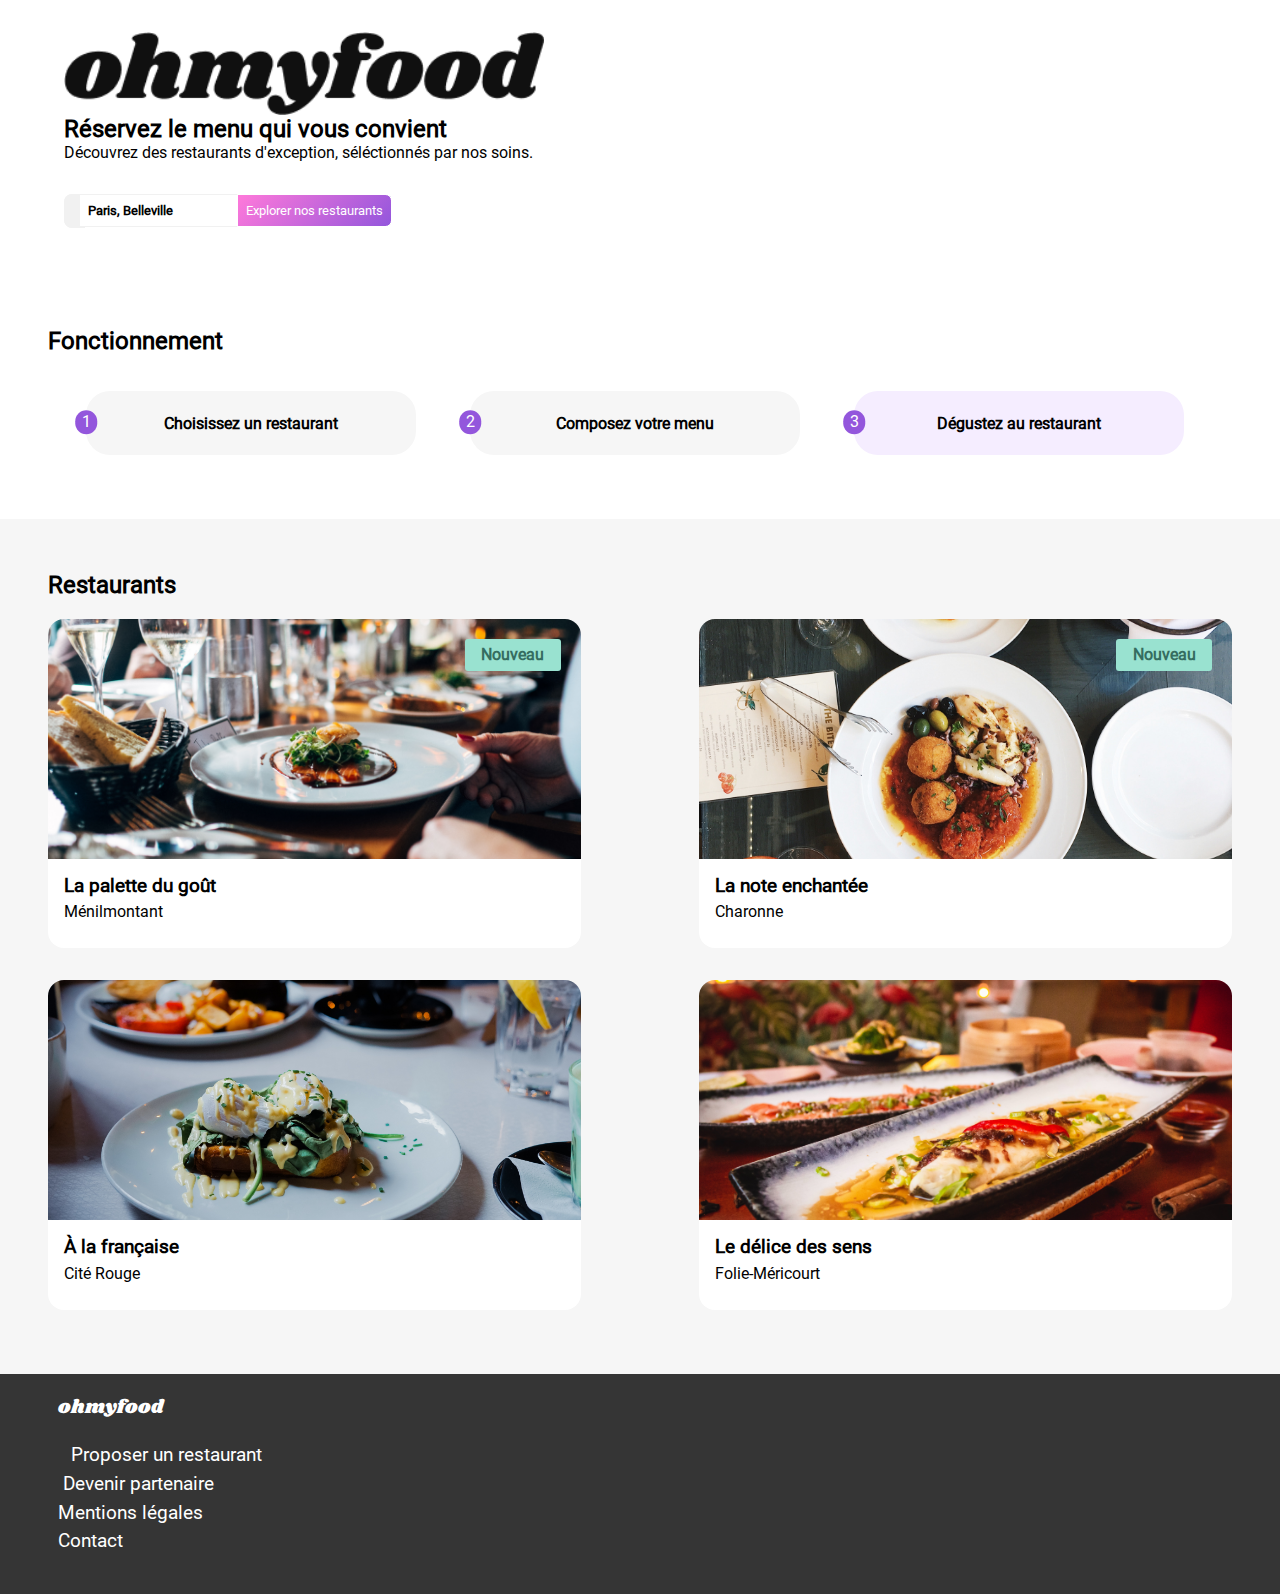
<file: public/index.html>
<!DOCTYPE html>
<html lang="fr">
    <head>
        <meta charset="UTF-8" />
        <meta name="viewport" content="width=device-width">
        <link rel="stylesheet" href="../sass/main.css" />
        <link rel="stylesheet" href="https://use.fontawesome.com/releases/v5.15.3/css/all.css" integrity="sha384-SZXxX4whJ79/gErwcOYf+zWLeJdY/qpuqC4cAa9rOGUstPomtqpuNWT9wdPEn2fk" crossorigin="anonymous">
        <title>Ohmyfood</title>
    </head>
    <body>

        <header>

            <!--logo ohmyfood haut de page-->
            <a href="index.html"><img src="Maquettes_Ohmyfood/images/logo/ohmyfood.png" alt="logo ohmyfood" class="logo_header"></a>
            <!--localisation haut de page-->
            <div id="location">
                <i class="fas fa-map-marker-alt"></i>
                <div class="location_text">Paris, Belleville</div>
            </div>
            <!--slogan du site et bouton redirection vers restaurants-->
            <div class=slogan_and_search>
                <!--slogan du site-->
                <div id="slogan">
                    <h1>Réservez le menu qui vous convient</h1>
                    <div class="slogan2">Découvrez des restaurants d'exception, séléctionnés par nos soins.</div>
                </div>
                <!--bouton redirection vers restaurants-->
                <a href="#section_restaurants" id="search">Explorer nos restaurants</a>

                <!--barre de recherche-->
                <form method="post" action="#">
                    <label class="logo_localisation"><i class="fas fa-map-marker-alt"></i></label>
                    <input class="localisation" type="search" name="ville" placeholder="Paris, Belleville" />
                    <input class="rechercher" type="submit" value="Explorer nos restaurants" />
                </form>
            </div>

        </header>

        <main>

            <!--section fonctionnement-->
            <section id="usage">
                <h2>Fonctionnement</h2>
                <!--étapes de fonctionnement-->
                <div id="usage_step">
                    <!--étape 1 - choisissez un restaurant-->
                    <div class="step">
                        <div class="step_number">1</div>
                        <div class="step_description">
                            <div class="step_logo">
                                <i class="fas fa-mobile-alt"></i>
                            </div>
                            <div class="step_text">Choisissez un restaurant</div>    
                            <div class="blank"></div>
                        </div>
                    </div>
                    <!--étape 2 - composez votre menu-->
                    <div class="step">
                        <div class="step_number">2</div>
                        <div class="step_description">
                            <div class="step2_logo">
                                <i class="fas fa-ellipsis-v"></i>
                                <i class="fas fa-bars"></i>
                            </div>
                            <div class="step_text">Composez votre menu</div>
                            <div class="blank"></div>
                        </div>
                    </div>
                    <!--étape 3 - dégustez au restaurant-->
                    <div class="step">
                        <div class="step_number">3</div>
                        <div class="step_description step3">
                            <div class="step_logo">
                                <i class="fas fa-store"></i>
                            </div>
                            <div class="step_text">Dégustez au restaurant</div>
                            <div class="blank"></div>
                        </div>
                    </div>
                </div>
            </section>

            <!--section restaurants-->
            <section id="section_restaurants">
                <h2>Restaurants</h2>
                <!--liste des restaurants-->
                <div class="restaurants">

                <!--La palette du goût-->
                <div class="restaurant"><a href="page2.html" id="la_palette_du_gout">
                    <div class="bloc_img">
                        <img src="Maquettes_Ohmyfood/images/restaurants/jay-wennington-N_Y88TWmGwA-unsplash.jpg" alt="La palette du goût" class="restaurant_img">
                        <div class="new">Nouveau</div>
                    </div>
                    <div class="bloc_txt">
                        <div class="restaurant_name">
                            <h3>La palette du goût</h3>
                            <p>Ménilmontant</p>
                        </div>
                        <div class="heart">
                            <i class="far fa-heart"></i>
                            <i class="fas fa-heart"></i>
                        </div>
                    </div>
                </a></div>
                <!--La note enchantée-->
                <div class="restaurant"><a href="page3.html" id="la_note_enchantee">
                    <div class="bloc_img">
                        <img src="Maquettes_Ohmyfood/images/restaurants/stil-u2Lp8tXIcjw-unsplash.jpg" alt="La note enchantée" class="restaurant_img">
                        <div class="new">Nouveau</div>
                    </div>
                    <div class="bloc_txt">
                        <div class="restaurant_name">
                            <h3>La note enchantée</h3>
                            <p>Charonne</p>
                        </div>
                        <div class="heart">
                            <i class="far fa-heart"></i>
                            <i class="fas fa-heart"></i>
                        </div>
                    </div>
                </a></div>
                <!--À la française-->
                <div class="restaurant"><a href="page4.html" id="a_la_francaise">
                    <div class="bloc_img">
                        <img src="Maquettes_Ohmyfood/images/restaurants/toa-heftiba-DQKerTsQwi0-unsplash.jpg" alt="À la française" class="restaurant_img">
                    </div>
                    <div class="bloc_txt">
                        <div class="restaurant_name">
                            <h3>À la française</h3>
                            <p>Cité Rouge</p>
                        </div>
                        <div class="heart">
                            <i class="far fa-heart"></i>
                            <i class="fas fa-heart"></i>
                        </div>
                    </div>
                </a></div>
                <!--Le délice des sens-->
                <div class="restaurant"><a href="page5.html" id="le_delice_des_sens">
                    <div class="bloc_img">
                        <img src="Maquettes_Ohmyfood/images/restaurants/louis-hansel-shotsoflouis-qNBGVyOCY8Q-unsplash.jpg" alt="Le délice des sens" class="restaurant_img">
                    </div>
                    <div class="bloc_txt">
                        <div class="restaurant_name">
                            <h3>Le délice des sens</h3>
                            <p>Folie-Méricourt</p>
                        </div>
                        <div class="heart">
                            <i class="far fa-heart"></i>
                            <i class="fas fa-heart"></i>
                        </div>
                    </div>
                </a></div>  
                
                </div>
            </section>


        </main>

        <footer>

            <!--logo ohmyfood footer-->
            <div class="logo_footer">
                ohmyfood
            </div>
            <!--liste footer-->
            <ul>
                <!--proposer un restaurant-->
                <li>
                    <a href="#" class="footer_link"><i class="fas fa-utensils"></i>Proposer un restaurant</a>
                </li>
                <!--devenir partenaire-->
                <li>
                    <a href="#" class="footer_link"><i class="fas fa-handshake"></i>Devenir partenaire</a>
                </li>
                <!--mentions légales-->
                <li>
                    <a href="#" class="footer_link">Mentions légales</a>
                </li>
                <!--Contact-->
                <li>
                    <a href="#" class="footer_link">Contact</a>
                </li>
            </ul>

        </footer>

    </body>
</file>
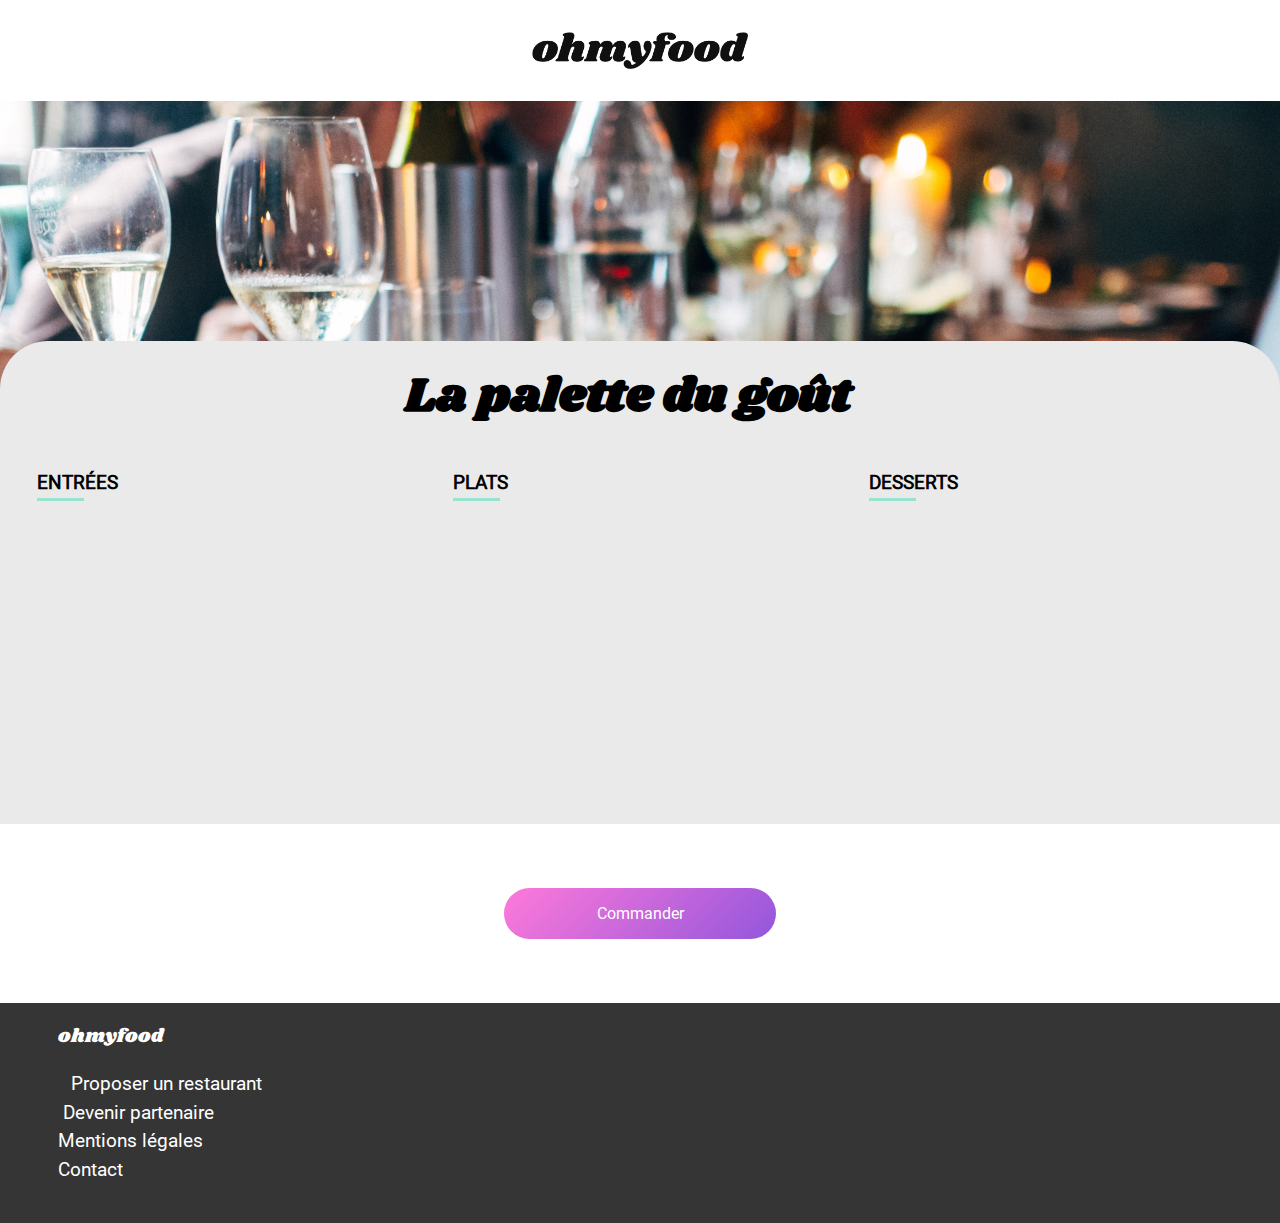
<file: public/page2.html>
<!DOCTYPE html>
<html lang="fr">
    <head>
        <meta charset="UTF-8" />
        <meta name="viewport" content="width=device-width">
        <link rel="stylesheet" href="../sass/main.css" />
        <link rel="stylesheet" href="https://use.fontawesome.com/releases/v5.15.3/css/all.css" integrity="sha384-SZXxX4whJ79/gErwcOYf+zWLeJdY/qpuqC4cAa9rOGUstPomtqpuNWT9wdPEn2fk" crossorigin="anonymous">
        <title>Ohmyfood</title>
    </head>
    <body>

        <header>

            <!--bouton retour en arrière + logo Ohmyfood-->
            <div class="header2">
                <a href="index.html" class="backbutton"><i class="fas fa-arrow-left"></i></a>
                <a href="index.html"><img src="Maquettes_Ohmyfood/images/logo/ohmyfood.png" alt="logo Ohmyfood" class="logo_header2"></a>
                <div class="blank2"></div>
            </div>

        </header>

        <main>   

        <div class="imgandmain">

            <!--image de fond restaurant-->
            <div class="backgroundimg1"></div>

            <!--div ENTREES + PLATS + DESSERTS-->
            <div class="main2">

                <!--nom du restaurant + ajouter aux favoris-->
                <div class="restaurant_name">
                    <h2>La palette du goût</h2>
                    <div class="heart">
                        <i class="far fa-heart"></i>
                        <i class="fas fa-heart"></i>
                    </div>
                </div> 

                <div class="div_menus">
                <!--carte des entrées-->
                <div class="menu_category">
                    <h3>ENTRÉES</h3>
                    <!--div contenant les entrées-->
                    <div class="sub_category">

                        <!--entrée 1-->
                        <a href="#" class="menu_choice fadein1">
                            <div class="dishandprice">
                                <!--nom de l'entrée-->
                                <div class="dish">
                                    <h4>Fricassée d'escargot</h4>
                                    Au piment d'espelette                            
                                </div>
                                <!--prix-->
                                <div class="price">25€</div>
                            </div>
                            <!--animation: valider-->
                            <div class="check_animation">
                                <i class="fas fa-check-circle"></i>
                            </div>
                        </a>

                        <!--entrée 2-->
                        <a href="#" class="menu_choice fadein2">
                            <div class="dishandprice">
                                <!--nom de l'entrée-->
                                <div class="dish">
                                    <h4>Foie gras de canard mi-cuit</h4>
                                    Et ses copeaux de truffe noire
                                </div>
                                <!--prix-->
                                <div class="price">35€</div>
                            </div>
                            <!--animation: valider-->
                            <div class="check_animation">
                                <i class="fas fa-check-circle"></i>
                            </div>                            
                        </a>

                        <!--entrée 3-->
                        <a href="#" class="menu_choice fadein3">
                            <div class="dishandprice">
                                <!--nom de l'entrée-->
                                <div class="dish">
                                    <h4>Oeuf au plat</h4>
                                    Assaisonné à la truffe sur lit de caviar
                                </div>
                                <!--prix-->
                                <div class="price">20€</div>
                            </div>
                            <!--animation: valider-->
                            <div class="check_animation">
                                <i class="fas fa-check-circle"></i>
                            </div>                            
                        </a>
                    </div>
                </div>

                <!--carte des plats-->
                <div class="menu_category">
                    <h3>PLATS</h3>
                    <!--div contenant les plats-->
                    <div class="sub_category">
                        <!--plat 1-->
                        <a href="#" class="menu_choice fadein4">
                            <div class="dishandprice">
                                <!--nom du plat-->
                                <div class="dish">
                                    <h4>Filet de boeuf aux herbes</h4>
                                    Accompagné de sa ribambelle de légumes
                                </div>
                                <!--prix-->
                                <div class="price">40€</div>
                                </div>
                            <!--animation: valider-->
                            <div class="check_animation">
                                <i class="fas fa-check-circle"></i>
                            </div>                            
                        </a>

                        <!--plat 2-->
                        <a href="#" class="menu_choice fadein5">
                            <div class="dishandprice">
                                <!--nom du plat-->
                                <div class="dish">
                                    <h4>Parmentier de queue de boeuf</h4>
                                    À la truffe noire sur sa purée de panais
                                </div>
                                <!--prix-->
                                <div class="price">35€</div>
                            </div>
                            <!--animation: valider-->
                            <div class="check_animation">
                                <i class="fas fa-check-circle"></i>
                            </div>                            
                        </a>

                        <!--plat 3-->
                        <a href="#" class="menu_choice fadein6">
                            <div class="dishandprice">
                                <!--nom du plat-->
                                <div class="dish">
                                    <h4>Filet de turbot</h4>
                                    Aux agrumes
                                </div>
                                <!--prix-->
                                <div class="price">44€</div>
                            </div>
                            <!--animation: valider-->
                            <div class="check_animation">
                                <i class="fas fa-check-circle"></i>
                            </div>                            
                        </a>
                    </div>
                </div>

                <!--carte  des desserts-->
                <div class="menu_category">
                    <h3>DESSERTS</h3>
                    <!--div contenant les desserts-->
                    <div class="sub_category">
                        <!--dessert 1-->
                        <a href="#" class="menu_choice fadein7">
                            <div class="dishandprice">
                                <!--nom du dessert-->
                                <div class="dish">
                                    <h4>Paris-Brest</h4>
                                    Revisité
                                </div>
                                <!--prix-->
                                <div class="price">18€</div>
                            </div>
                            <!--animation: valider-->
                            <div class="check_animation">
                                <i class="fas fa-check-circle"></i>
                            </div>                            
                        </a>

                        <!--dessert 2-->
                        <a href="#" class="menu_choice fadein8">
                            <div class="dishandprice">
                                <!--nom du dessert-->
                                <div class="dish">
                                    <h4>Macaron au chocolat d'exception</h4>
                                    Et glace à la vanille de Madagascar
                                </div>
                                <!--prix-->
                                <div class="price">22€</div>
                            </div>
                            <!--animation: valider-->
                            <div class="check_animation">
                                <i class="fas fa-check-circle"></i>
                            </div>                            
                        </a>

                        <!--dessert 3-->
                        <a href="#" class="menu_choice fadein9">
                            <div class="dishandprice">
                                <!--nom du dessert-->
                                <div class="dish">
                                    <h4>Mousse au chocolat</h4>
                                    Au piment d'Espelette et à la truffe noire
                                </div>
                                <!--prix-->
                                <div class="price">23€</div>
                            </div>
                            <!--animation: valider-->
                            <div class="check_animation">
                                <i class="fas fa-check-circle"></i>
                            </div>                            
                        </a>
                    </div>                    
                </div>
                </div>

            </div>

            <div class="buttondiv">
                <a href="#" id="order">Commander</a>
            </div>

        </div>

        </main>

        <footer>

            <!--logo ohmyfood footer-->
            <div class="logo_footer">
                ohmyfood
            </div>
            <!--liste footer-->
            <ul>
                <!--proposer un restaurant-->
                <li>
                    <a href="#" class="footer_link"><i class="fas fa-utensils"></i>Proposer un restaurant</a>
                </li>
                <!--devenir partenaire-->
                <li>
                    <a href="#" class="footer_link"><i class="fas fa-handshake"></i>Devenir partenaire</a>
                </li>
                <!--mentions légales-->
                <li>
                    <a href="#" class="footer_link">Mentions légales</a>
                </li>
                <!--Contact-->
                <li>
                    <a href="#" class="footer_link">Contact</a>
                </li>
            </ul>

        </footer>

    </body>
</file>
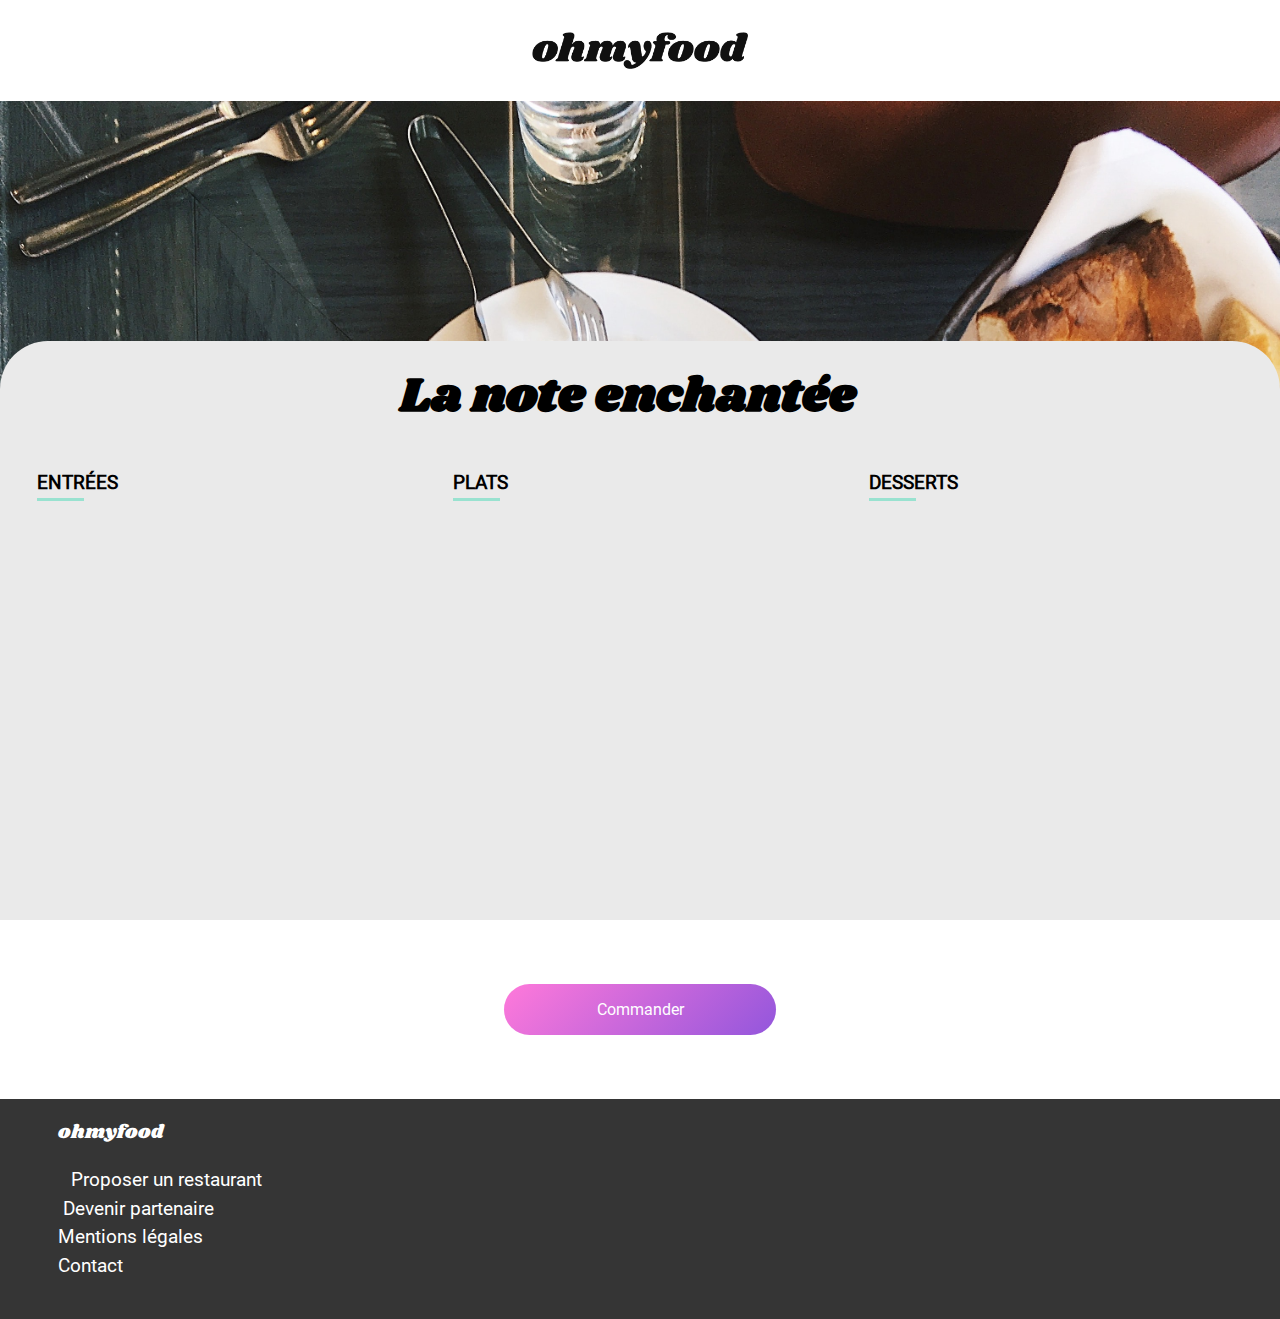
<file: public/page3.html>
<!DOCTYPE html>
<html lang="fr">
    <head>
        <meta charset="UTF-8" />
        <meta name="viewport" content="width=device-width">
        <link rel="stylesheet" href="../sass/main.css" />
        <link rel="stylesheet" href="https://use.fontawesome.com/releases/v5.15.3/css/all.css" integrity="sha384-SZXxX4whJ79/gErwcOYf+zWLeJdY/qpuqC4cAa9rOGUstPomtqpuNWT9wdPEn2fk" crossorigin="anonymous">
        <title>Ohmyfood</title>
    </head>
    <body>

        <header>

            <!--bouton retour en arrière + logo Ohmyfood-->
            <div class="header2">
                <a href="index.html" class="backbutton"><i class="fas fa-arrow-left"></i></a>
                <a href="index.html"><img src="Maquettes_Ohmyfood/images/logo/ohmyfood.png" alt="logo Ohmyfood" class="logo_header2"></a>
                <div class="blank2"></div>
            </div>

        </header>

        <main>   

        <div class="imgandmain">

            <!--image de fond restaurant-->
            <div class="backgroundimg2"></div>

            <!--div ENTREES + PLATS + DESSERTS-->
            <div class="main2">

                <!--nom du restaurant + ajouter aux favoris-->
                <div class="restaurant_name">
                    <h2>La note enchantée</h2>
                    <div class="heart">
                        <i class="far fa-heart"></i>
                        <i class="fas fa-heart"></i>
                    </div>
                </div> 

                <div class="div_menus">
                <!--carte des entrées-->
                <div class="menu_category">
                    <h3>ENTRÉES</h3>
                    <!--div contenant les entrées-->
                    <div class="sub_category">

                        <!--entrée 1-->
                        <a href="#" class="menu_choice fadein1">
                            <div class="dishandprice">
                                <!--nom de l'entrée-->
                                <div class="dish">
                                    <h4>Ravioles de foie gras</h4>
                                    Accompagnés de leur crème à la truffe                            
                                </div>
                                <!--prix-->
                                <div class="price">25€</div>
                            </div>
                            <!--animation: valider-->
                            <div class="check_animation">
                                <i class="fas fa-check-circle"></i>
                            </div>
                        </a>

                        <!--entrée 2-->
                        <a href="#" class="menu_choice fadein2">
                            <div class="dishandprice">
                                <!--nom de l'entrée-->
                                <div class="dish">
                                    <h4>Caviar osciètre</h4>
                                    Sur blini à la farine de blé noir
                                </div>
                                <!--prix-->
                                <div class="price">35€</div>
                            </div>
                            <!--animation: valider-->
                            <div class="check_animation">
                                <i class="fas fa-check-circle"></i>
                            </div>                            
                        </a>

                        <!--entrée 3-->
                        <a href="#" class="menu_choice fadein3">
                            <div class="dishandprice">
                                <!--nom de l'entrée-->
                                <div class="dish">
                                    <h4>Homard et espuma de potiron</h4>
                                    Mariné aux zestes d'orange
                                </div>
                                <!--prix-->
                                <div class="price">20€</div>
                            </div>
                            <!--animation: valider-->
                            <div class="check_animation">
                                <i class="fas fa-check-circle"></i>
                            </div>                            
                        </a>

                        <!--entrée 4-->
                        <a href="#" class="menu_choice fadein4">
                            <div class="dishandprice">
                                <!--nom de l'entrée-->
                                <div class="dish">
                                    <h4>Foie gras de canard cuit entier</h4>
                                    Confiture de figue et pain toasté
                                </div>
                                <!--prix-->
                                <div class="price">35€</div>
                            </div>
                            <!--animation: valider-->
                            <div class="check_animation">
                                <i class="fas fa-check-circle"></i>
                            </div>                            
                        </a>                        
                    </div>
                </div>

                <!--carte des plats-->
                <div class="menu_category">
                    <h3>PLATS</h3>
                    <!--div contenant les plats-->
                    <div class="sub_category">
                        <!--plat 1-->
                        <a href="#" class="menu_choice fadein5">
                            <div class="dishandprice">
                                <!--nom du plat-->
                                <div class="dish">
                                    <h4>Noix de coquilles Saint-Jacques</h4>
                                    Sur lit de purée de céleri-rave
                                </div>
                                <!--prix-->
                                <div class="price">40€</div>
                                </div>
                            <!--animation: valider-->
                            <div class="check_animation">
                                <i class="fas fa-check-circle"></i>
                            </div>                            
                        </a>

                        <!--plat 2-->
                        <a href="#" class="menu_choice fadein6">
                            <div class="dishandprice">
                                <!--nom du plat-->
                                <div class="dish">
                                    <h4>Langoustine poêlée</h4>
                                    Purée de patate douce
                                </div>
                                <!--prix-->
                                <div class="price">35€</div>
                            </div>
                            <!--animation: valider-->
                            <div class="check_animation">
                                <i class="fas fa-check-circle"></i>
                            </div>                            
                        </av>

                        <!--plat 3-->
                        <a href="#" class="menu_choice fadein7">
                            <div class="dishandprice">
                                <!--nom du plat-->
                                <div class="dish">
                                    <h4>Mijoté de queue de boeuf</h4>
                                    Et riz sauvage aux zests de citron
                                </div>
                                <!--prix-->
                                <div class="price">44€</div>
                            </div>
                            <!--animation: valider-->
                            <div class="check_animation">
                                <i class="fas fa-check-circle"></i>
                            </div>                            
                        </a>
                    </div>
                </div>

                <!--carte  des desserts-->
                <div class="menu_category">
                    <h3>DESSERTS</h3>
                    <!--div contenant les desserts-->
                    <div class="sub_category">
                        <!--dessert 1-->
                        <a href="#" class="menu_choice fadein8">
                            <div class="dishandprice">
                                <!--nom du dessert-->
                                <div class="dish">
                                    <h4>Macaron noisette et chocolat</h4>
                                    Glace au caramel brun et sel de Guérande
                                </div>
                                <!--prix-->
                                <div class="price">18€</div>
                            </div>
                            <!--animation: valider-->
                            <div class="check_animation">
                                <i class="fas fa-check-circle"></i>
                            </div>                            
                        </a>

                        <!--dessert 2-->
                        <a href="#" class="menu_choice fadein9">
                            <div class="dishandprice">
                                <!--nom du dessert-->
                                <div class="dish">
                                    <h4>Baba au rhum revisité</h4>
                                    Avec son coulis de citron
                                </div>
                                <!--prix-->
                                <div class="price">22€</div>
                            </div>
                            <!--animation: valider-->
                            <div class="check_animation">
                                <i class="fas fa-check-circle"></i>
                            </div>                            
                        </a>

                        <!--dessert 3-->
                        <a href="#" class="menu_choice fadein10">
                            <div class="dishandprice">
                                <!--nom du dessert-->
                                <div class="dish">
                                    <h4>Tarte au citron meringuée</h4>
                                    Destructurée
                                </div>
                                <!--prix-->
                                <div class="price">23€</div>
                            </div>
                            <!--animation: valider-->
                            <div class="check_animation">
                                <i class="fas fa-check-circle"></i>
                            </div>                            
                        </a>
                    </div>                    
                </div>
                </div>

            </div>

            <div class="buttondiv">
                <a href="#" id="order">Commander</a>
            </div>

        </div>

        </main>

        <footer>

            <!--logo ohmyfood footer-->
            <div class="logo_footer">
                ohmyfood
            </div>
            <!--liste footer-->
            <ul>
                <!--proposer un restaurant-->
                <li>
                    <a href="#" class="footer_link"><i class="fas fa-utensils"></i>Proposer un restaurant</a>
                </li>
                <!--devenir partenaire-->
                <li>
                    <a href="#" class="footer_link"><i class="fas fa-handshake"></i>Devenir partenaire</a>
                </li>
                <!--mentions légales-->
                <li>
                    <a href="#" class="footer_link">Mentions légales</a>
                </li>
                <!--Contact-->
                <li>
                    <a href="#" class="footer_link">Contact</a>
                </li>
            </ul>

        </footer>

    </body>
</file>
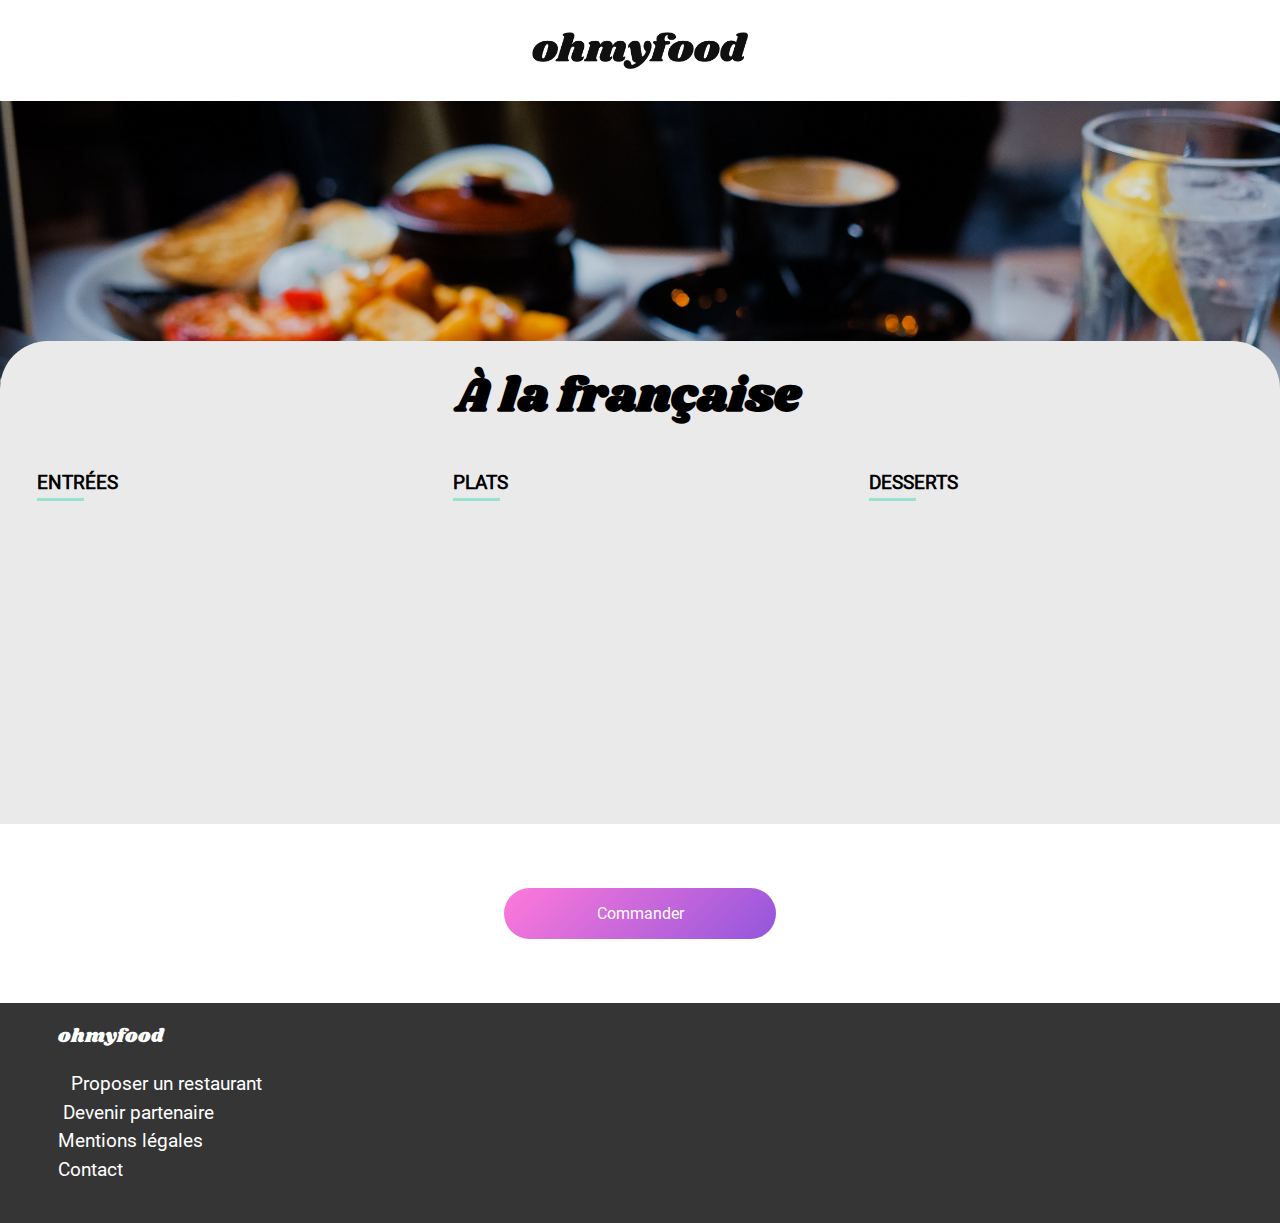
<file: public/page4.html>
<!DOCTYPE html>
<html lang="fr">
    <head>
        <meta charset="UTF-8" />
        <meta name="viewport" content="width=device-width">
        <link rel="stylesheet" href="../sass/main.css" />
        <link rel="stylesheet" href="https://use.fontawesome.com/releases/v5.15.3/css/all.css" integrity="sha384-SZXxX4whJ79/gErwcOYf+zWLeJdY/qpuqC4cAa9rOGUstPomtqpuNWT9wdPEn2fk" crossorigin="anonymous">
        <title>Ohmyfood</title>
    </head>
    <body>

        <header>

            <!--bouton retour en arrière + logo Ohmyfood-->
            <div class="header2">
                <a href="index.html" class="backbutton"><i class="fas fa-arrow-left"></i></a>
                <a href="index.html"><img src="Maquettes_Ohmyfood/images/logo/ohmyfood.png" alt="logo Ohmyfood" class="logo_header2"></a>
                <div class="blank2"></div>
            </div>

        </header>

        <main>   

        <div class="imgandmain">

            <!--image de fond restaurant-->
            <div class="backgroundimg3"></div>

            <!--div ENTREES + PLATS + DESSERTS-->
            <div class="main2">

                <!--nom du restaurant + ajouter aux favoris-->
                <div class="restaurant_name">
                    <h2>À la française</h2>
                    <div class="heart">
                        <i class="far fa-heart"></i>
                        <i class="fas fa-heart"></i>
                    </div>
                </div> 

                <div class="div_menus">
                <!--carte des entrées-->
                <div class="menu_category">
                    <h3>ENTRÉES</h3>
                    <!--div contenant les entrées-->
                    <div class="sub_category">

                        <!--entrée 1-->
                        <a href="#" class="menu_choice fadein1">
                            <div class="dishandprice">
                                <!--nom de l'entrée-->
                                <div class="dish">
                                    <h4>Tartare de poulpe acidulé</h4>
                                    Aux zests d'orange                           
                                </div>
                                <!--prix-->
                                <div class="price">25€</div>
                            </div>
                            <!--animation: valider-->
                            <div class="check_animation">
                                <i class="fas fa-check-circle"></i>
                            </div>
                        </a>

                        <!--entrée 2-->
                        <a href="#" class="menu_choice fadein2">
                            <div class="dishandprice">
                                <!--nom de l'entrée-->
                                <div class="dish">
                                    <h4>Velouté de légumes d'antan</h4>
                                    Carotte, panais, topinambour
                                </div>
                                <!--prix-->
                                <div class="price">35€</div>
                            </div>
                            <!--animation: valider-->
                            <div class="check_animation">
                                <i class="fas fa-check-circle"></i>
                            </div>                            
                        </a>

                        <!--entrée 3-->
                        <a href="#" class="menu_choice fadein3">
                            <div class="dishandprice">
                                <!--nom de l'entrée-->
                                <div class="dish">
                                    <h4>Soupe à l'oignon</h4>
                                    Revisitée
                                </div>
                                <!--prix-->
                                <div class="price">20€</div>
                            </div>
                            <!--animation: valider-->
                            <div class="check_animation">
                                <i class="fas fa-check-circle"></i>
                            </div>                            
                        </a>
                    </div>
                </div>

                <!--carte des plats-->
                <div class="menu_category">
                    <h3>PLATS</h3>
                    <!--div contenant les plats-->
                    <div class="sub_category">
                        <!--plat 1-->
                        <a href="#" class="menu_choice fadein4">
                            <div class="dishandprice">
                                <!--nom du plat-->
                                <div class="dish">
                                    <h4>Coquilles Saint-Jacques</h4>
                                    Accompagnées d'une purée de panais
                                </div>
                                <!--prix-->
                                <div class="price">40€</div>
                                </div>
                            <!--animation: valider-->
                            <div class="check_animation">
                                <i class="fas fa-check-circle"></i>
                            </div>                            
                        </a>

                        <!--plat 2-->
                        <a href="#" class="menu_choice fadein5">
                            <div class="dishandprice">
                                <!--nom du plat-->
                                <div class="dish">
                                    <h4>Magret de canard</h4>
                                    Et parmentier de pommes de terres
                                </div>
                                <!--prix-->
                                <div class="price">35€</div>
                            </div>
                            <!--animation: valider-->
                            <div class="check_animation">
                                <i class="fas fa-check-circle"></i>
                            </div>                            
                        </av>

                        <!--plat 3-->
                        <a href="#" class="menu_choice fadein6">
                            <div class="dishandprice">
                                <!--nom du plat-->
                                <div class="dish">
                                    <h4>Pigeonneau d'Ille-et-Vilaine</h4>
                                    Sur son lit de gnocchis aux légumes
                                </div>
                                <!--prix-->
                                <div class="price">44€</div>
                            </div>
                            <!--animation: valider-->
                            <div class="check_animation">
                                <i class="fas fa-check-circle"></i>
                            </div>                            
                        </a>
                    </div>
                </div>

                <!--carte  des desserts-->
                <div class="menu_category">
                    <h3>DESSERTS</h3>
                    <!--div contenant les desserts-->
                    <div class="sub_category">
                        <!--dessert 1-->
                        <a href="#" class="menu_choice fadein7">
                            <div class="dishandprice">
                                <!--nom du dessert-->
                                <div class="dish">
                                    <h4>Pétales de violettes glacés</h4>
                                    Et purée de noisettes
                                </div>
                                <!--prix-->
                                <div class="price">18€</div>
                            </div>
                            <!--animation: valider-->
                            <div class="check_animation">
                                <i class="fas fa-check-circle"></i>
                            </div>                            
                        </a>

                        <!--dessert 2-->
                        <a href="#" class="menu_choice fadein8">
                            <div class="dishandprice">
                                <!--nom du dessert-->
                                <div class="dish">
                                    <h4>Fondant au chocolat</h4>
                                    Revisité
                                </div>
                                <!--prix-->
                                <div class="price">22€</div>
                            </div>
                            <!--animation: valider-->
                            <div class="check_animation">
                                <i class="fas fa-check-circle"></i>
                            </div>                            
                        </a>

                        <!--dessert 3-->
                        <a href="#" class="menu_choice fadein9">
                            <div class="dishandprice">
                                <!--nom du dessert-->
                                <div class="dish">
                                    <h4>Millefeuille croustillant</h4>
                                    Myrtilles et pâte d'amande
                                </div>
                                <!--prix-->
                                <div class="price">23€</div>
                            </div>
                            <!--animation: valider-->
                            <div class="check_animation">
                                <i class="fas fa-check-circle"></i>
                            </div>                            
                        </a>
                    </div>                    
                </div>
                </div>

            </div>

            <div class="buttondiv">
                <a href="#" id="order">Commander</a>
            </div>

        </div>

        </main>

        <footer>

            <!--logo ohmyfood footer-->
            <div class="logo_footer">
                ohmyfood
            </div>
            <!--liste footer-->
            <ul>
                <!--proposer un restaurant-->
                <li>
                    <a href="#" class="footer_link"><i class="fas fa-utensils"></i>Proposer un restaurant</a>
                </li>
                <!--devenir partenaire-->
                <li>
                    <a href="#" class="footer_link"><i class="fas fa-handshake"></i>Devenir partenaire</a>
                </li>
                <!--mentions légales-->
                <li>
                    <a href="#" class="footer_link">Mentions légales</a>
                </li>
                <!--Contact-->
                <li>
                    <a href="#" class="footer_link">Contact</a>
                </li>
            </ul>

        </footer>

    </body>
</file>
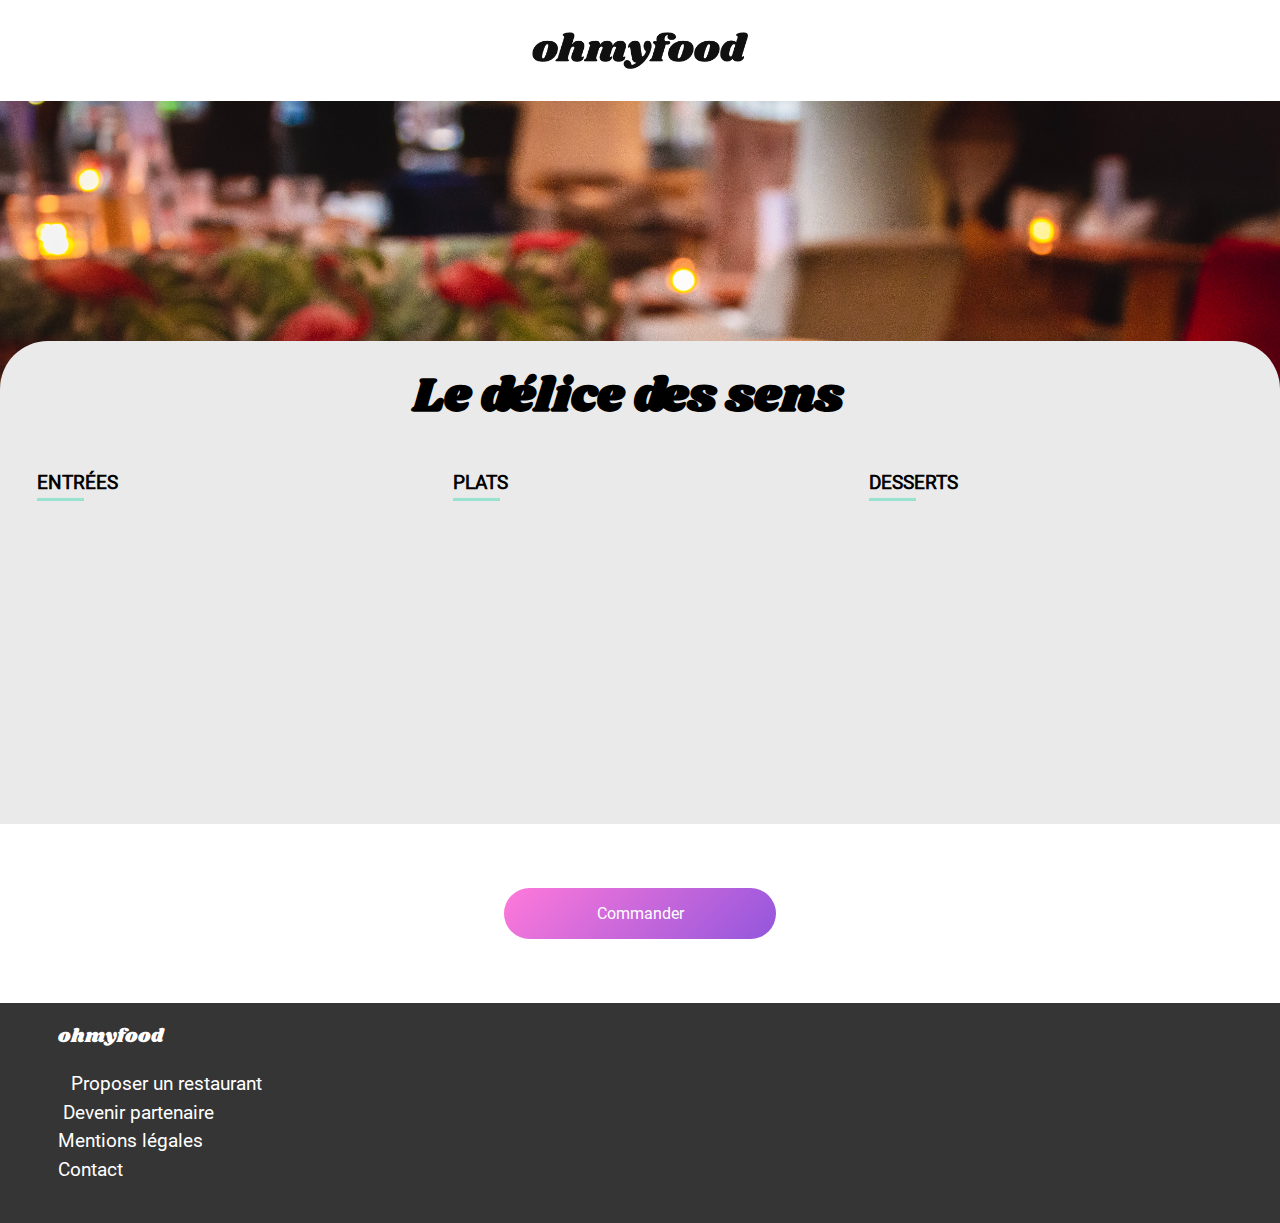
<file: public/page5.html>
<!DOCTYPE html>
<html lang="fr">
    <head>
        <meta charset="UTF-8" />
        <meta name="viewport" content="width=device-width">
        <link rel="stylesheet" href="../sass/main.css" />
        <link rel="stylesheet" href="https://use.fontawesome.com/releases/v5.15.3/css/all.css" integrity="sha384-SZXxX4whJ79/gErwcOYf+zWLeJdY/qpuqC4cAa9rOGUstPomtqpuNWT9wdPEn2fk" crossorigin="anonymous">
        <title>Ohmyfood</title>
    </head>
    <body>

        <header>

            <!--bouton retour en arrière + logo Ohmyfood-->
            <div class="header2">
                <a href="index.html" class="backbutton"><i class="fas fa-arrow-left"></i></a>
                <a href="index.html"><img src="Maquettes_Ohmyfood/images/logo/ohmyfood.png" alt="logo Ohmyfood" class="logo_header2"></a>
                <div class="blank2"></div>
            </div>

        </header>

        <main>   

        <div class="imgandmain">

            <!--image de fond restaurant-->
            <div class="backgroundimg4"></div>

            <!--div ENTREES + PLATS + DESSERTS-->
            <div class="main2">

                <!--nom du restaurant + ajouter aux favoris-->
                <div class="restaurant_name">
                    <h2>Le délice des sens</h2>
                    <div class="heart">
                        <i class="far fa-heart"></i>
                        <i class="fas fa-heart"></i>
                    </div>
                </div> 

                <div class="div_menus">
                <!--carte des entrées-->
                <div class="menu_category">
                    <h3>ENTRÉES</h3>
                    <!--div contenant les entrées-->
                    <div class="sub_category">

                        <!--entrée 1-->
                        <a href="#" class="menu_choice fadein1">
                            <div class="dishandprice">
                                <!--nom de l'entrée-->
                                <div class="dish">
                                    <h4>Tartare de thon</h4>
                                    Assaisonné au yuzu                         
                                </div>
                                <!--prix-->
                                <div class="price">25€</div>
                            </div>
                            <!--animation: valider-->
                            <div class="check_animation">
                                <i class="fas fa-check-circle"></i>
                            </div>
                        </a>

                        <!--entrée 2-->
                        <a href="#" class="menu_choice fadein2">
                            <div class="dishandprice">
                                <!--nom de l'entrée-->
                                <div class="dish">
                                    <h4>Bouchée de homard croustillant</h4>
                                    Et sa farandole de petits légumes
                                </div>
                                <!--prix-->
                                <div class="price">35€</div>
                            </div>
                            <!--animation: valider-->
                            <div class="check_animation">
                                <i class="fas fa-check-circle"></i>
                            </div>                            
                        </a>

                        <!--entrée 3-->
                        <a href="#" class="menu_choice fadein3">
                            <div class="dishandprice">
                                <!--nom de l'entrée-->
                                <div class="dish">
                                    <h4>Velouté de cèpes</h4>
                                    Aux truffes
                                </div>
                                <!--prix-->
                                <div class="price">20€</div>
                            </div>
                            <!--animation: valider-->
                            <div class="check_animation">
                                <i class="fas fa-check-circle"></i>
                            </div>                            
                        </a>
                    </div>
                </div>

                <!--carte des plats-->
                <div class="menu_category">
                    <h3>PLATS</h3>
                    <!--div contenant les plats-->
                    <div class="sub_category">
                        <!--plat 1-->
                        <a href="#" class="menu_choice fadein4">
                            <div class="dishandprice">
                                <!--nom du plat-->
                                <div class="dish">
                                    <h4>Poulet rôti aux herbes de provence</h4>
                                    et sa crème de truffe
                                </div>
                                <!--prix-->
                                <div class="price">40€</div>
                                </div>
                            <!--animation: valider-->
                            <div class="check_animation">
                                <i class="fas fa-check-circle"></i>
                            </div>                            
                        </a>

                        <!--plat 2-->
                        <a href="#" class="menu_choice fadein5">
                            <div class="dishandprice">
                                <!--nom du plat-->
                                <div class="dish">
                                    <h4>Langouste rôtie</h4>
                                    Et ses légumes de saison
                                </div>
                                <!--prix-->
                                <div class="price">35€</div>
                            </div>
                            <!--animation: valider-->
                            <div class="check_animation">
                                <i class="fas fa-check-circle"></i>
                            </div>                            
                        </av>

                        <!--plat 3-->
                        <a href="#" class="menu_choice fadein6">
                            <div class="dishandprice">
                                <!--nom du plat-->
                                <div class="dish">
                                    <h4>Côte de boeuf angus</h4>
                                    Et sa purée de panais
                                </div>
                                <!--prix-->
                                <div class="price">44€</div>
                            </div>
                            <!--animation: valider-->
                            <div class="check_animation">
                                <i class="fas fa-check-circle"></i>
                            </div>                            
                        </a>
                    </div>
                </div>

                <!--carte  des desserts-->
                <div class="menu_category">
                    <h3>DESSERTS</h3>
                    <!--div contenant les desserts-->
                    <div class="sub_category">
                        <!--dessert 1-->
                        <a href="#" class="menu_choice fadein7">
                            <div class="dishandprice">
                                <!--nom du dessert-->
                                <div class="dish">
                                    <h4>Farandole de desserts</h4>
                                    Du chef
                                </div>
                                <!--prix-->
                                <div class="price">18€</div>
                            </div>
                            <!--animation: valider-->
                            <div class="check_animation">
                                <i class="fas fa-check-circle"></i>
                            </div>                            
                        </a>

                        <!--dessert 2-->
                        <a href="#" class="menu_choice fadein8">
                            <div class="dishandprice">
                                <!--nom du dessert-->
                                <div class="dish">
                                    <h4>Crème brûlée</h4>
                                    Revisitée
                                </div>
                                <!--prix-->
                                <div class="price">22€</div>
                            </div>
                            <!--animation: valider-->
                            <div class="check_animation">
                                <i class="fas fa-check-circle"></i>
                            </div>                            
                        </a>

                        <!--dessert 3-->
                        <a href="#" class="menu_choice fadein9">
                            <div class="dishandprice">
                                <!--nom du dessert-->
                                <div class="dish">
                                    <h4>Tiramisu</h4>
                                    À la noisette
                                </div>
                                <!--prix-->
                                <div class="price">23€</div>
                            </div>
                            <!--animation: valider-->
                            <div class="check_animation">
                                <i class="fas fa-check-circle"></i>
                            </div>                            
                        </a>
                    </div>                    
                </div>
                </div>

            </div>

            <div class="buttondiv">
                <a href="#" id="order">Commander</a>
            </div>

        </div>

        </main>

        <footer>

            <!--logo ohmyfood footer-->
            <div class="logo_footer">
                ohmyfood
            </div>
            <!--liste footer-->
            <ul>
                <!--proposer un restaurant-->
                <li>
                    <a href="#" class="footer_link"><i class="fas fa-utensils"></i>Proposer un restaurant</a>
                </li>
                <!--devenir partenaire-->
                <li>
                    <a href="#" class="footer_link"><i class="fas fa-handshake"></i>Devenir partenaire</a>
                </li>
                <!--mentions légales-->
                <li>
                    <a href="#" class="footer_link">Mentions légales</a>
                </li>
                <!--Contact-->
                <li>
                    <a href="#" class="footer_link">Contact</a>
                </li>
            </ul>

        </footer>

    </body>
</file>
<file: sass/main.css>
@charset "UTF-8";
/*centrer l'élément*/
/*padding left+right*/
/*gradient color*/
/*animation affichage progressif du menu */
@-webkit-keyframes fade-in {
  from {
    opacity: 0;
  }
  to {
    opacity: 1;
  }
}
@keyframes fade-in {
  from {
    opacity: 0;
  }
  to {
    opacity: 1;
  }
}

/*
  @-moz-keyframes fadeIn {
      from {
          opacity: 0;
      }
      to {
          opacity: 1;
      }
  }
  
  @-webkit-keyframes fadeIn {
      from {
          opacity: 0;
      }
      to {
          opacity: 1;
      }
  }
  
  @-o-keyframes fadeIn {
      from {
          opacity: 0;
      }
      to {
          opacity: 1;
      }
  }
  
  @-ms-keyframes fadeIn {
        from {
            opacity: 0;
        }
        to {
            opacity: 1;
        }
  }

*/
body {
  margin: 0 auto;
  max-width: 2000px;
  padding: 0em;
}

@media (min-width: 750px) {
  header, footer {
    padding-left: 3em;
    padding-right: 3em;
  }
}

/*logo et titres*/
@font-face {
  font-family: "Roboto";
  src: url("https://jimmyhlr.github.io/JimmyHeller_3_30062021/public/fonts/Roboto/Roboto-Regular.ttf");
}

/*texte*/
@font-face {
  font-family: "Shrikhand";
  src: url("https://jimmyhlr.github.io/JimmyHeller_3_30062021/public/fonts/Shrikhand/Shrikhand-Regular.ttf");
}

/*bouton header "Explorer nos restaurants" page 1*/
@media (max-width: 750px) {
  #search {
    background: #FF79DA;
    background: linear-gradient(135deg, #FF79DA 0%, #9356DC 100%);
    padding: 1em;
    border-radius: 3em;
    width: 15em;
    text-align: center;
    margin-left: auto;
    margin-right: auto;
    color: white;
  }
  #search:link {
    color: white;
  }
  #search:hover {
    background: #fc83da;
    background: linear-gradient(135deg, #fc83da 0%, #b274ff 100%);
    -webkit-box-shadow: 1px 1px 10px black;
            box-shadow: 1px 1px 10px black;
  }
}

@media (min-width: 750px) {
  #search {
    display: none;
    background: #FF79DA;
    background: linear-gradient(135deg, #FF79DA 0%, #9356DC 100%);
    padding: 1em;
    border-radius: 3em;
    width: 15em;
    text-align: center;
    color: white;
    margin-top: 1.5em;
  }
  #search:link {
    color: white;
  }
  #search:hover {
    background-color: #9356DC;
  }
}

/*bouton "Commander" pages menu restaurants*/
.buttondiv {
  display: -webkit-box;
  display: -ms-flexbox;
  display: flex;
  margin: 4em;
}

.buttondiv #order {
  background: #FF79DA;
  background: linear-gradient(135deg, #FF79DA 0%, #9356DC 100%);
  font-family: Roboto;
  padding: 1em;
  border-radius: 3em;
  width: 15em;
  text-align: center;
  margin-left: auto;
  margin-right: auto;
  color: white;
}

.buttondiv #order:link {
  color: white;
}

.buttondiv #order:hover {
  background: #fc83da;
  background: linear-gradient(135deg, #fc83da 0%, #b274ff 100%);
  -webkit-box-shadow: 1px 1px 10px black;
          box-shadow: 1px 1px 10px black;
}

/*form header*/
@media (min-width: 750px) {
  form {
    margin-top: 2em;
  }
  .logo_localisation {
    background-color: #f1f1f1;
    border: 0.1em solid #f1f1f1fa;
    padding-top: 0.325em;
    padding-bottom: 0.49em;
    padding-left: 0.6em;
    padding-right: 0.6em;
    border-bottom-left-radius: 0.5em;
    border-top-left-radius: 0.5em;
    margin-right: -0.4em;
    width: 2em;
  }
  .localisation {
    padding: 0.6em;
    border: 0.1em solid #f1f1f1fa;
    margin-right: -0.4em;
    width: 15em;
  }
  .rechercher {
    font-family: Roboto;
    color: white;
    background: #FF79DA;
    background: linear-gradient(135deg, #FF79DA 0%, #9356DC 100%);
    border: 0.1em solid;
    padding: 0.6em;
    border-top-right-radius: 0.5em;
    border-bottom-right-radius: 0.5em;
    margin-left: -3em;
  }
  .rechercher:hover {
    color: white;
    padding: 0.6em;
    border-top-right-radius: 0.5em;
    border-bottom-right-radius: 0.5em;
  }
  ::-webkit-input-placeholder {
    opacity: 1;
    font-weight: bolder;
    color: black;
    font-family: Roboto;
  }
  :-ms-input-placeholder {
    opacity: 1;
    font-weight: bolder;
    color: black;
    font-family: Roboto;
  }
  ::-ms-input-placeholder {
    opacity: 1;
    font-weight: bolder;
    color: black;
    font-family: Roboto;
  }
  ::placeholder {
    opacity: 1;
    font-weight: bolder;
    color: black;
    font-family: Roboto;
  }
}

@media (max-width: 750px) {
  form {
    display: none;
  }
}

a {
  text-decoration: none;
}

a:hover {
  text-decoration: none;
}

a:link {
  text-decoration: none;
}

a:hover {
  text-decoration: none;
}

a:active {
  text-decoration: none;
}

/*bouton favoris (coeur fontawesome)*/
.heart:hover .far, .heart .fas {
  -webkit-transition: -webkit-transform;
  transition: -webkit-transform;
  transition: transform;
  transition: transform, -webkit-transform;
  -webkit-transition-duration: 0.4s;
          transition-duration: 0.4s;
  -webkit-transform-origin: 50% 100%;
          transform-origin: 50% 100%;
  -webkit-transform: scale(0);
          transform: scale(0);
}

.heart:hover .fas, .heart .far {
  -webkit-transform: scale(1);
          transform: scale(1);
}

.heart {
  position: relative;
  margin-top: auto;
  margin-bottom: auto;
  padding-bottom: 2em;
  padding-right: 1.5em;
  margin-right: 1em;
  text-align: center;
}

.heart .far, .heart .fas {
  position: absolute;
  font-size: 2em;
}

.heart .far {
  color: black;
}

.heart .fas {
  background: #FF79DA;
  background: linear-gradient(135deg, #FF79DA 0%, #9356DC 100%);
  -webkit-background-clip: text;
  -moz-background-clip: text;
  -webkit-text-fill-color: transparent;
}

/*animation valider menu du restaurant*/
.dishandprice {
  width: 100%;
  -webkit-transition: all 0.3s;
  transition: all 0.3s;
}

.menu_choice:hover .dishandprice {
  width: 82%;
}

.menu_choice:hover .dishandprice .dish {
  width: 90%;
}

.menu_choice:hover .dishandprice .price {
  width: 10%;
}

.menu_choice:hover .check_animation {
  -webkit-transition: -webkit-transform 0.3s;
  transition: -webkit-transform 0.3s;
  transition: transform 0.3s;
  transition: transform 0.3s, -webkit-transform 0.3s;
  -webkit-transform-origin: 100% 0%;
          transform-origin: 100% 0%;
  -webkit-transform: scaleX(1);
          transform: scaleX(1);
}

.menu_choice:hover .check_animation .fa-check-circle {
  opacity: 1;
  color: white;
  margin: auto;
  font-size: 1.5em;
  -webkit-transform: rotate(0deg);
          transform: rotate(0deg);
  -webkit-transition: -webkit-transform 0.3s ease-in-out;
  transition: -webkit-transform 0.3s ease-in-out;
  transition: transform 0.3s ease-in-out;
  transition: transform 0.3s ease-in-out, -webkit-transform 0.3s ease-in-out;
}

.check_animation {
  position: absolute;
  right: 0;
  background-color: #99E2D0;
  display: -webkit-box;
  display: -ms-flexbox;
  display: flex;
  height: 100%;
  width: 18%;
  border-top-right-radius: 1em;
  border-bottom-right-radius: 1em;
  -webkit-transition: -webkit-transform 0.3s;
  transition: -webkit-transform 0.3s;
  transition: transform 0.3s;
  transition: transform 0.3s, -webkit-transform 0.3s;
  -webkit-transform-origin: 100% 0%;
          transform-origin: 100% 0%;
  -webkit-transform: scaleX(0);
          transform: scaleX(0);
}

.check_animation .fa-check-circle {
  opacity: 0;
  -webkit-transform: rotate(-180deg);
          transform: rotate(-180deg);
}

/*animation affichage du menu*/
.fadein1 {
  -webkit-animation-name: fade-in;
          animation-name: fade-in;
  -webkit-animation-duration: 0.5s;
          animation-duration: 0.5s;
  -webkit-animation-delay: 0s;
          animation-delay: 0s;
  opacity: 1;
  -webkit-animation-fill-mode: forwards;
          animation-fill-mode: forwards;
}

.fadein2 {
  -webkit-animation-name: fade-in;
          animation-name: fade-in;
  -webkit-animation-duration: 0.5s;
          animation-duration: 0.5s;
  -webkit-animation-delay: 0.2s;
          animation-delay: 0.2s;
  opacity: 1;
  -webkit-animation-fill-mode: forwards;
          animation-fill-mode: forwards;
}

.fadein3 {
  -webkit-animation-name: fade-in;
          animation-name: fade-in;
  -webkit-animation-duration: 0.5s;
          animation-duration: 0.5s;
  -webkit-animation-delay: 0.4s;
          animation-delay: 0.4s;
  opacity: 1;
  -webkit-animation-fill-mode: forwards;
          animation-fill-mode: forwards;
}

.fadein4 {
  -webkit-animation-name: fade-in;
          animation-name: fade-in;
  -webkit-animation-duration: 0.5s;
          animation-duration: 0.5s;
  -webkit-animation-delay: 0.6s;
          animation-delay: 0.6s;
  opacity: 1;
  -webkit-animation-fill-mode: forwards;
          animation-fill-mode: forwards;
}

.fadein5 {
  -webkit-animation-name: fade-in;
          animation-name: fade-in;
  -webkit-animation-duration: 0.5s;
          animation-duration: 0.5s;
  -webkit-animation-delay: 0.8s;
          animation-delay: 0.8s;
  opacity: 1;
  -webkit-animation-fill-mode: forwards;
          animation-fill-mode: forwards;
}

.fadein6 {
  -webkit-animation-name: fade-in;
          animation-name: fade-in;
  -webkit-animation-duration: 0.5s;
          animation-duration: 0.5s;
  -webkit-animation-delay: 1s;
          animation-delay: 1s;
  opacity: 1;
  -webkit-animation-fill-mode: forwards;
          animation-fill-mode: forwards;
}

.fadein7 {
  -webkit-animation-name: fade-in;
          animation-name: fade-in;
  -webkit-animation-duration: 0.5s;
          animation-duration: 0.5s;
  -webkit-animation-delay: 1.2s;
          animation-delay: 1.2s;
  opacity: 1;
  -webkit-animation-fill-mode: forwards;
          animation-fill-mode: forwards;
}

.fadein8 {
  -webkit-animation-name: fade-in;
          animation-name: fade-in;
  -webkit-animation-duration: 0.5s;
          animation-duration: 0.5s;
  -webkit-animation-delay: 1.4s;
          animation-delay: 1.4s;
  opacity: 1;
  -webkit-animation-fill-mode: forwards;
          animation-fill-mode: forwards;
}

.fadein9 {
  -webkit-animation-name: fade-in;
          animation-name: fade-in;
  -webkit-animation-duration: 0.5s;
          animation-duration: 0.5s;
  -webkit-animation-delay: 1.6s;
          animation-delay: 1.6s;
  opacity: 1;
  -webkit-animation-fill-mode: forwards;
          animation-fill-mode: forwards;
}

.fadein10 {
  -webkit-animation-name: fade-in;
          animation-name: fade-in;
  -webkit-animation-duration: 0.5s;
          animation-duration: 0.5s;
  -webkit-animation-delay: 1.8s;
          animation-delay: 1.8s;
  opacity: 1;
  -webkit-animation-fill-mode: forwards;
          animation-fill-mode: forwards;
}

@media (min-width: 750px) {
  header {
    font-family: Roboto;
    display: -webkit-box;
    display: -ms-flexbox;
    display: flex;
    -webkit-box-orient: vertical;
    -webkit-box-direction: normal;
        -ms-flex-flow: column;
            flex-flow: column;
    margin: 1em;
  }
  header .logo_header {
    width: 30em;
    display: -webkit-box;
    display: -ms-flexbox;
    display: flex;
    padding-top: 1em;
    padding-bottom: 0;
  }
  header #location {
    display: none;
    position: absolute;
    top: 12em;
    padding-top: 0.5em;
    padding-bottom: 0.5em;
    padding-left: 2em;
    padding-right: 2em;
    width: 10em;
    border-radius: 5em;
    background-color: #eaeaea;
    border: 0.02em solid grey;
    margin-bottom: 2em;
  }
  header #location .fa-map-marker-alt {
    padding-right: 1em;
    text-align: center;
  }
  header .slogan_and_search {
    height: 12em;
    display: -webkit-box;
    display: -ms-flexbox;
    display: flex;
    -webkit-box-orient: vertical;
    -webkit-box-direction: normal;
        -ms-flex-flow: column;
            flex-flow: column;
  }
  header .slogan_and_search #slogan {
    font-size: 1em;
  }
  header .slogan_and_search #slogan h1 {
    font-size: 1.5em;
    margin: 0;
  }
}

@media (max-width: 750px) {
  header {
    font-family: Roboto;
    text-align: center;
    display: -webkit-box;
    display: -ms-flexbox;
    display: flex;
    -webkit-box-orient: vertical;
    -webkit-box-direction: normal;
        -ms-flex-flow: column;
            flex-flow: column;
  }
  header .logo_header {
    width: 45%;
    display: -webkit-box;
    display: -ms-flexbox;
    display: flex;
    text-align: center;
    margin: auto;
    padding-top: 1em;
    padding-bottom: 1em;
  }
  header #location {
    background-color: #eaeaea;
    display: -webkit-box;
    display: -ms-flexbox;
    display: flex;
    text-align: center;
    width: 100%;
    padding-top: 1em;
    padding-bottom: 1em;
    -webkit-box-shadow: inset 0px 15px 8px -10px #CCC;
            box-shadow: inset 0px 15px 8px -10px #CCC;
  }
  header #location .fa-map-marker-alt {
    padding-right: 1em;
    text-align: center;
    margin-left: auto;
  }
  header #location .location_text {
    text-align: center;
    margin-right: auto;
  }
  header .slogan_and_search {
    background-color: #f6f6f6;
    height: 18em;
    display: -webkit-box;
    display: -ms-flexbox;
    display: flex;
    -webkit-box-orient: vertical;
    -webkit-box-direction: normal;
        -ms-flex-flow: column;
            flex-flow: column;
    -ms-flex-pack: distribute;
        justify-content: space-around;
    padding-bottom: 2em;
  }
  header .slogan_and_search #slogan {
    font-size: 1em;
    margin-left: 3em;
    margin-right: 3em;
  }
  header .slogan_and_search #slogan h1 {
    font-size: 1.5em;
    margin-left: 3em;
    margin-right: 3em;
  }
}

.header2 {
  display: -webkit-box;
  display: -ms-flexbox;
  display: flex;
  -webkit-box-pack: justify;
      -ms-flex-pack: justify;
          justify-content: space-between;
  padding-left: 1em;
  padding-right: 1em;
}

.header2 .backbutton {
  color: black;
  text-align: center;
  margin-top: auto;
  margin-bottom: auto;
  font-size: 1.5em;
}

.header2 .logo_header2 {
  width: 55%;
  display: -webkit-box;
  display: -ms-flexbox;
  display: flex;
  text-align: center;
  margin: auto;
  padding-top: 1em;
  padding-bottom: 1em;
}

.header2 .blank2 {
  text-align: center;
  margin-top: auto;
  margin-bottom: auto;
}

#usage {
  padding-left: 1em;
  padding-right: 1em;
  font-family: Roboto;
}

#usage #usage_step {
  margin-bottom: 3em;
  margin-right: 2em;
}

#usage #usage_step .step {
  margin: 1em;
  width: 100%;
  display: -webkit-box;
  display: -ms-flexbox;
  display: flex;
}

#usage #usage_step .step .step_number {
  display: -webkit-box;
  display: -ms-flexbox;
  display: flex;
  line-height: 1.5em;
  background-color: #9356DC;
  color: white;
  width: 1.5em;
  height: 1.5em;
  border-radius: 1em;
  -webkit-box-pack: center;
      -ms-flex-pack: center;
          justify-content: center;
  -webkit-transform: translate(50%, 80%);
          transform: translate(50%, 80%);
}

#usage #usage_step .step .step_description {
  background-color: #f6f6f6;
  width: 100%;
  height: 4em;
  border-radius: 1.5em;
  display: -webkit-box;
  display: -ms-flexbox;
  display: flex;
  -ms-flex-pack: distribute;
      justify-content: space-around;
}

#usage #usage_step .step .step_description .step_logo {
  text-align: center;
  margin: auto;
}

#usage #usage_step .step .step_description .fa-mobile-alt, #usage #usage_step .step .step_description .fa-ellipsis-v, #usage #usage_step .step .step_description .fa-bars {
  color: #7e7e7e;
}

#usage #usage_step .step .step_description .fa-store {
  color: #9356DC;
}

#usage #usage_step .step .step_description .step2_logo {
  text-align: center;
  margin: auto;
}

#usage #usage_step .step .step_description .fa-ellipsis-v {
  width: 0.2em;
}

#usage #usage_step .step .step_description .step_text {
  text-align: center;
  margin: auto;
  font-weight: bold;
}

#usage #usage_step .step .step_description .blank {
  text-align: center;
  margin: auto;
}

#usage #usage_step .step .step3 {
  background-color: #f5edff;
}

@media (max-width: 1200px) {
  #usage #usage_step {
    display: -webkit-box;
    display: -ms-flexbox;
    display: flex;
    -webkit-box-orient: vertical;
    -webkit-box-direction: normal;
        -ms-flex-flow: column;
            flex-flow: column;
  }
}

@media (min-width: 1200px) {
  #usage #usage_step {
    display: -webkit-box;
    display: -ms-flexbox;
    display: flex;
    -webkit-box-orient: horizontal;
    -webkit-box-direction: normal;
        -ms-flex-flow: row;
            flex-flow: row;
  }
}

@media (min-width: 750px) {
  #usage {
    padding-left: 3em;
    padding-right: 3em;
  }
}

#section_restaurants {
  padding-left: 1em;
  padding-right: 1em;
  font-family: Roboto;
  background-color: #f6f6f6;
  padding-top: 2em;
  padding-bottom: 2em;
}

#section_restaurants h2 {
  font-weight: bold;
}

@media (min-width: 750px) {
  #section_restaurants {
    padding-left: 3em;
    padding-right: 3em;
  }
}

.restaurant {
  background-color: white;
  border-radius: 1em;
  height: auto;
  width: 100%;
  margin-bottom: 2em;
}

.bloc_img {
  position: relative;
}

.bloc_img .restaurant_img {
  -o-object-fit: cover;
     object-fit: cover;
  -ms-flex-item-align: center;
      -ms-grid-row-align: center;
      align-self: center;
  -ms-grid-column-align: center;
      justify-self: center;
  margin-left: auto;
  margin-right: auto;
  width: 100%;
  height: 15em;
  border-top-left-radius: 1em;
  border-top-right-radius: 1em;
}

.bloc_img .new {
  color: #356d60;
  background-color: #99E2D0;
  width: 6em;
  height: 2em;
  line-height: 2em;
  text-align: center;
  font-weight: bold;
  position: absolute;
  top: 20px;
  right: 20px;
  border-radius: 3px;
}

.bloc_txt {
  display: -webkit-box;
  display: -ms-flexbox;
  display: flex;
  -webkit-box-pack: justify;
      -ms-flex-pack: justify;
          justify-content: space-between;
  padding-left: 1em;
  padding-right: 1em;
  padding-bottom: 1em;
}

.restaurant_name {
  line-height: 0.5em;
  color: black;
}

@media (min-width: 750px) {
  .restaurants {
    display: -webkit-box;
    display: -ms-flexbox;
    display: flex;
    -ms-flex-flow: wrap;
        flex-flow: wrap;
    -webkit-box-pack: justify;
        -ms-flex-pack: justify;
            justify-content: space-between;
  }
  .restaurants .restaurant {
    max-width: 45%;
  }
}

.imgandmain .backgroundimg1 {
  background-image: url(../../public/Maquettes_Ohmyfood/images/restaurants/jay-wennington-N_Y88TWmGwA-unsplash.jpg);
  background-repeat: no-repeat;
  background-size: 100%;
  height: 18em;
}

.imgandmain .backgroundimg2 {
  background-image: url(../../public/Maquettes_Ohmyfood/images/restaurants/stil-u2Lp8tXIcjw-unsplash.jpg);
  background-repeat: no-repeat;
  background-size: 100%;
  height: 18em;
}

.imgandmain .backgroundimg3 {
  background-image: url(../../public/Maquettes_Ohmyfood/images/restaurants/toa-heftiba-DQKerTsQwi0-unsplash.jpg);
  background-repeat: no-repeat;
  background-size: 100%;
  height: 18em;
}

.imgandmain .backgroundimg4 {
  background-image: url(../../public/Maquettes_Ohmyfood/images/restaurants/louis-hansel-shotsoflouis-qNBGVyOCY8Q-unsplash.jpg);
  background-repeat: no-repeat;
  background-size: 100%;
  height: 18em;
}

.main2 {
  font-family: Roboto;
  background-color: #eaeaea;
  padding: 1em;
  padding-top: 2em;
  border-top-left-radius: 3em;
  border-top-right-radius: 3em;
  margin-top: -3em;
}

.main2 .restaurant_name {
  font-family: Shrikhand;
  display: -webkit-box;
  display: -ms-flexbox;
  display: flex;
  -webkit-box-pack: justify;
      -ms-flex-pack: justify;
          justify-content: space-between;
  padding-right: 2em;
}

.main2 .restaurant_name h2 {
  font-size: 2em;
  line-height: 1em;
}

.main2 h3 {
  border-bottom: solid #99E2D0;
  border-width: 0.2em;
  width: 2.5em;
  padding-bottom: 0.2em;
}

.main2 .menu_category {
  display: -webkit-box;
  display: -ms-flexbox;
  display: flex;
  -webkit-box-orient: vertical;
  -webkit-box-direction: normal;
      -ms-flex-direction: column;
          flex-direction: column;
}

.main2 .menu_category .sub_category .menu_choice {
  position: relative;
  background-color: white;
  border-radius: 1em;
  display: -webkit-box;
  display: -ms-flexbox;
  display: flex;
  -webkit-box-pack: justify;
      -ms-flex-pack: justify;
          justify-content: space-between;
  height: 5em;
  margin-bottom: 1em;
  color: black;
  opacity: 0;
}

.main2 .menu_category .sub_category .menu_choice .dishandprice {
  background-color: white;
  border-radius: 1em;
  display: -webkit-box;
  display: -ms-flexbox;
  display: flex;
  height: 5em;
  margin-bottom: 1em;
}

.main2 .menu_category .sub_category .menu_choice .dishandprice .dish {
  padding-left: 1em;
  padding-right: 1em;
  -ms-flex-item-align: center;
      -ms-grid-row-align: center;
      align-self: center;
  overflow: hidden;
  text-overflow: ellipsis;
  white-space: nowrap;
  width: 90%;
}

.main2 .menu_category .sub_category .menu_choice .dishandprice .dish h4 {
  line-height: 1em;
  margin-top: 0;
  margin-bottom: 0.5em;
}

.main2 .menu_category .sub_category .menu_choice .dishandprice .price {
  text-align: center;
  -ms-flex-item-align: end;
      align-self: flex-end;
  font-weight: bold;
  width: 10%;
  padding-bottom: 1em;
  padding-right: 1em;
}

.restaurant_img2 {
  width: 100%;
  height: 10em;
  -o-object-fit: cover;
     object-fit: cover;
}

@media (min-width: 750px) {
  .main2 .restaurant_name {
    margin-bottom: 2em;
  }
  .main2 .restaurant_name h2 {
    font-size: 3em;
    line-height: 1em;
    padding-left: 1em;
    margin: auto;
  }
  .div_menus {
    display: -webkit-box;
    display: -ms-flexbox;
    display: flex;
    -ms-flex-pack: distribute;
        justify-content: space-around;
  }
  .div_menus .menu_category {
    width: 30%;
  }
  .div_menus .menu_category .sub_category {
    width: 100%;
  }
}

footer {
  background-color: #353535;
  padding-top: 1em;
  padding-bottom: 1em;
  font-family: Roboto;
  font-size: 1.2em;
  line-height: 1.5em;
}

footer a {
  color: white;
}

.logo_footer {
  color: white;
  font-family: Shrikhand;
}

@media (max-width: 750px) {
  .logo_footer {
    padding-left: 1em;
  }
}

ul {
  text-decoration: none;
  list-style: none;
  padding-left: 0;
}

@media (max-width: 750px) {
  ul {
    padding-left: 1em;
  }
}

.fa-utensils {
  padding-right: 0.7em;
}

.fa-handshake {
  padding-right: 0.3em;
}
</file>
